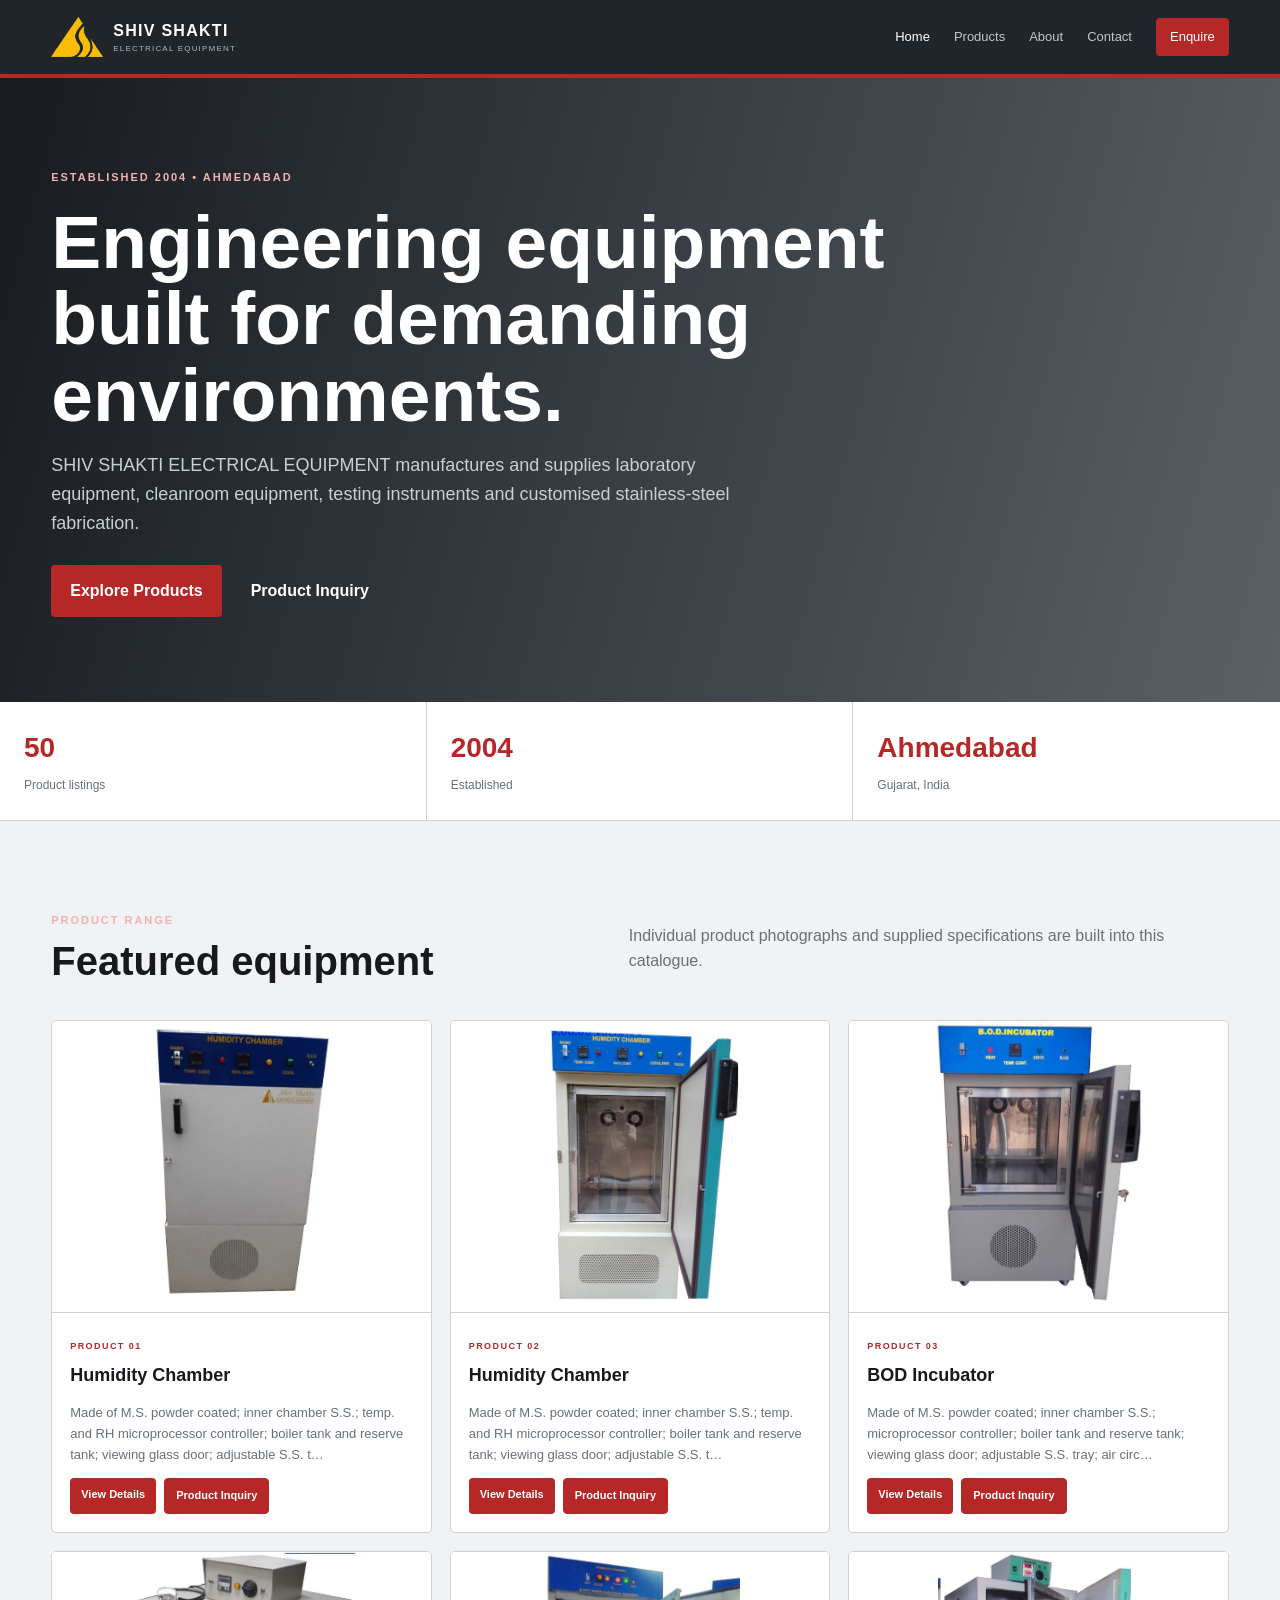
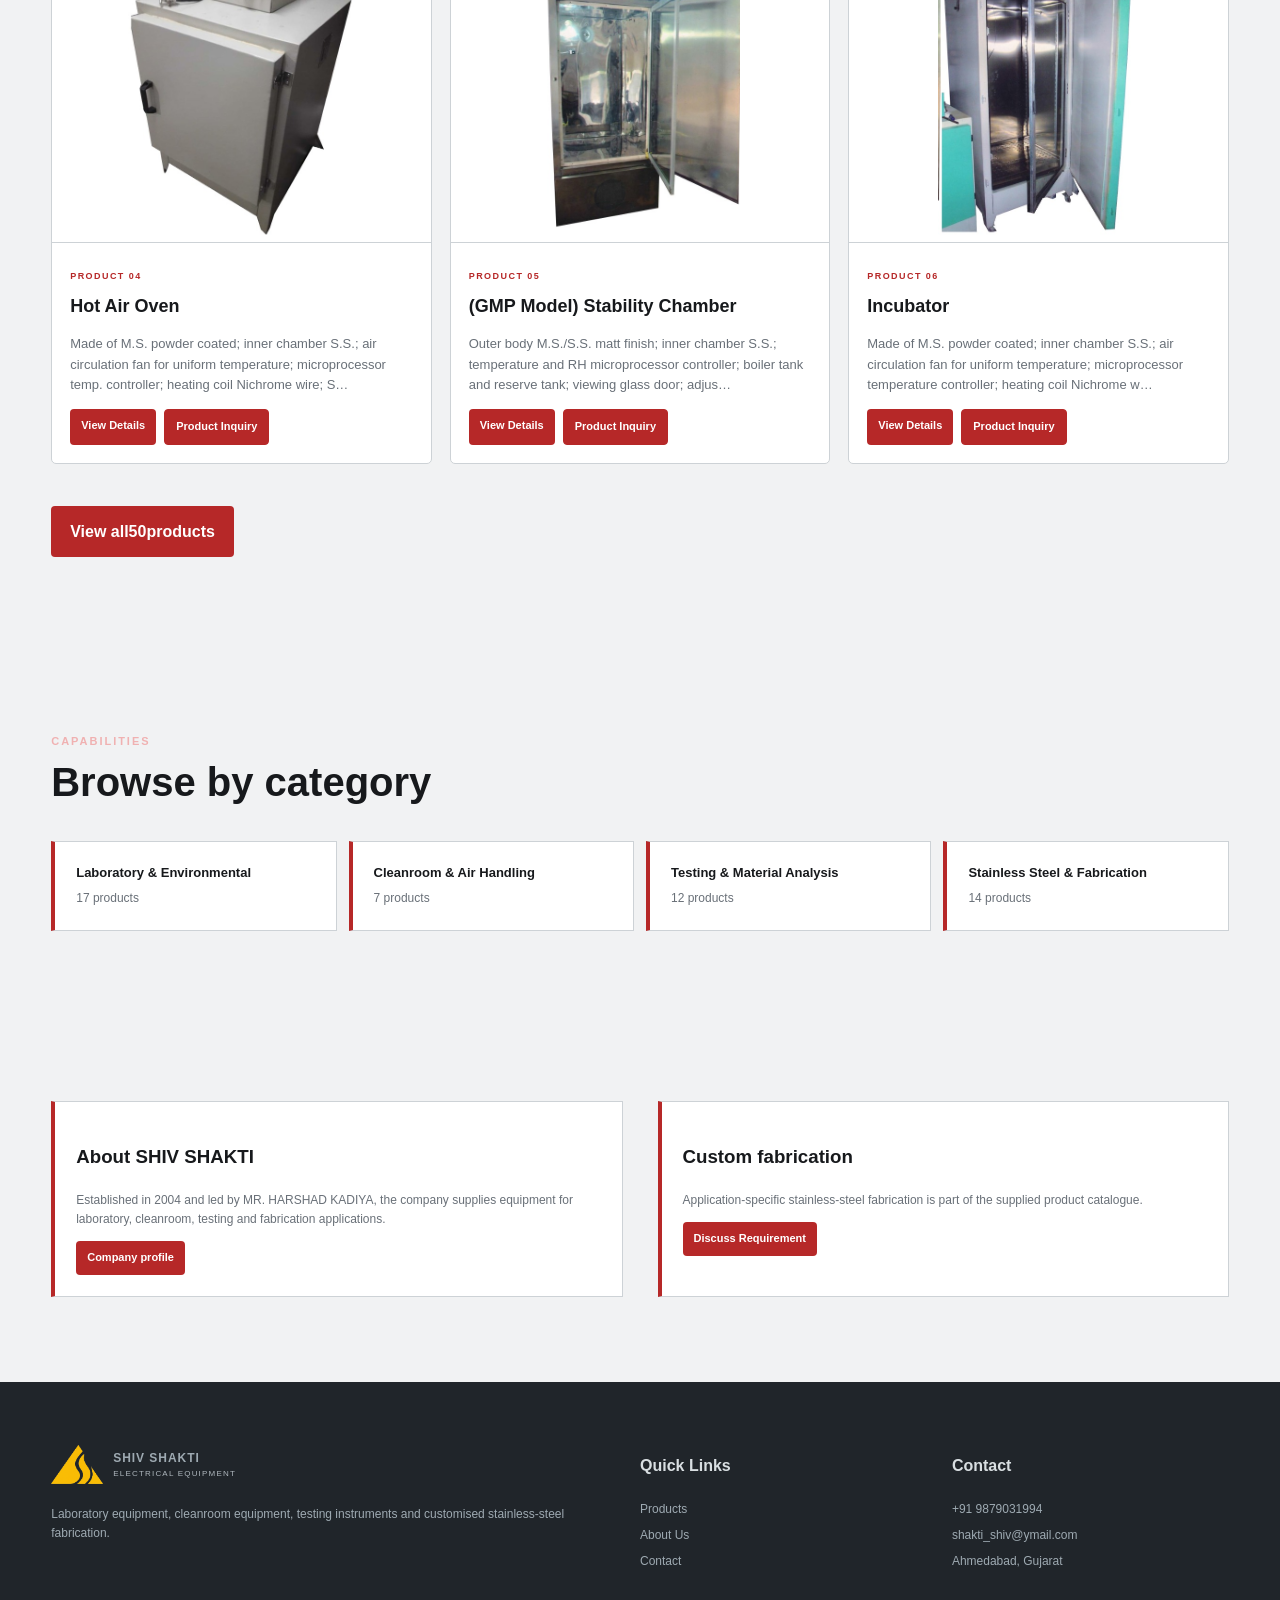
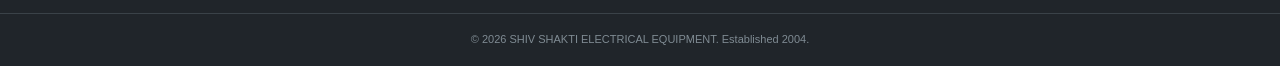
<file: index.html>
<!doctype html><html lang="en"><head><meta charset="utf-8"><meta name="viewport" content="width=device-width,initial-scale=1"><title>SHIV SHAKTI ELECTRICAL EQUIPMENT</title><meta name="description" content="Laboratory Equipment & Custom Stainless-Steel Fabrication"><link rel="stylesheet" href="styles.css"></head><body>
<header class="site-header">
  <div class="container nav-wrap">
    <a class="brand" href="index.html"><span class="brand-mark"><img src="assets/logo.png" alt="Shiv Shakti Electrical Equipment logo"></span><span><b>SHIV SHAKTI</b><small>ELECTRICAL EQUIPMENT</small></span></a>
    <button class="menu-btn" aria-label="Menu" onclick="document.body.classList.toggle('nav-open')">☰</button>
    <nav>
      <a class="active" href="index.html">Home</a>
      <a class="" href="products.html">Products</a>
      <a class="" href="about.html">About</a>
      <a class="" href="contact.html">Contact</a>
      <a class="nav-cta" href="mailto:shakti_shiv@ymail.com?subject=Product%20Inquiry">Enquire</a>
    </nav>
  </div>
</header>
<main>
<section class="hero"><div class="container hero-inner"><span class="eyebrow">Established 2004 • Ahmedabad</span><h1>Engineering equipment built for demanding environments.</h1><p>SHIV SHAKTI ELECTRICAL EQUIPMENT manufactures and supplies laboratory equipment, cleanroom equipment, testing instruments and customised stainless-steel fabrication.</p><div class="hero-actions"><a class="btn" href="products.html">Explore Products</a><a class="btn secondary" href="mailto:shakti_shiv@ymail.com?subject=Product%20Inquiry">Product Inquiry</a></div></div></section>
<section class="stats"><div class="stat"><strong>50</strong><span>Product listings</span></div><div class="stat"><strong>2004</strong><span>Established</span></div><div class="stat"><strong>Ahmedabad</strong><span>Gujarat, India</span></div></section>
<section class="section"><div class="container"><div class="section-head"><div><span class="eyebrow">Product range</span><h2>Featured equipment</h2></div><p>Individual product photographs and supplied specifications are built into this catalogue.</p></div><div class="cards"><article class="product-card">
      <div class="product-img"><img src="assets/product_01_humidity_chamber_1.jpg" alt="Humidity Chamber" loading="lazy"></div>
      <div class="product-body">
        <span class="product-no">PRODUCT 01</span>
        <h3>Humidity Chamber</h3>
        <p>Made of M.S. powder coated; inner chamber S.S.; temp. and RH microprocessor controller; boiler tank and reserve tank; viewing glass door; adjustable S.S. t…</p>
        <div class="card-actions">
          <a class="btn small" href="product.html?id=0">View Details</a>
          <a class="btn small inquiry-btn" href="mailto:shakti_shiv@ymail.com?subject=Product%20Inquiry%20-%20Humidity%20Chamber">Product Inquiry</a>
        </div>
      </div>
    </article><article class="product-card">
      <div class="product-img"><img src="assets/product_02_humidity_chamber_2.jpg" alt="Humidity Chamber" loading="lazy"></div>
      <div class="product-body">
        <span class="product-no">PRODUCT 02</span>
        <h3>Humidity Chamber</h3>
        <p>Made of M.S. powder coated; inner chamber S.S.; temp. and RH microprocessor controller; boiler tank and reserve tank; viewing glass door; adjustable S.S. t…</p>
        <div class="card-actions">
          <a class="btn small" href="product.html?id=1">View Details</a>
          <a class="btn small inquiry-btn" href="mailto:shakti_shiv@ymail.com?subject=Product%20Inquiry%20-%20Humidity%20Chamber">Product Inquiry</a>
        </div>
      </div>
    </article><article class="product-card">
      <div class="product-img"><img src="assets/product_03_bod_incubator.jpg" alt="BOD Incubator" loading="lazy"></div>
      <div class="product-body">
        <span class="product-no">PRODUCT 03</span>
        <h3>BOD Incubator</h3>
        <p>Made of M.S. powder coated; inner chamber S.S.; microprocessor controller; boiler tank and reserve tank; viewing glass door; adjustable S.S. tray; air circ…</p>
        <div class="card-actions">
          <a class="btn small" href="product.html?id=2">View Details</a>
          <a class="btn small inquiry-btn" href="mailto:shakti_shiv@ymail.com?subject=Product%20Inquiry%20-%20BOD%20Incubator">Product Inquiry</a>
        </div>
      </div>
    </article><article class="product-card">
      <div class="product-img"><img src="assets/product_04_hot_air_oven.jpg" alt="Hot Air Oven" loading="lazy"></div>
      <div class="product-body">
        <span class="product-no">PRODUCT 04</span>
        <h3>Hot Air Oven</h3>
        <p>Made of M.S. powder coated; inner chamber S.S.; air circulation fan for uniform temperature; microprocessor temp. controller; heating coil Nichrome wire; S…</p>
        <div class="card-actions">
          <a class="btn small" href="product.html?id=3">View Details</a>
          <a class="btn small inquiry-btn" href="mailto:shakti_shiv@ymail.com?subject=Product%20Inquiry%20-%20Hot%20Air%20Oven">Product Inquiry</a>
        </div>
      </div>
    </article><article class="product-card">
      <div class="product-img"><img src="assets/product_05_gmp_stability_chamber.jpg" alt="(GMP Model) Stability Chamber" loading="lazy"></div>
      <div class="product-body">
        <span class="product-no">PRODUCT 05</span>
        <h3>(GMP Model) Stability Chamber</h3>
        <p>Outer body M.S./S.S. matt finish; inner chamber S.S.; temperature and RH microprocessor controller; boiler tank and reserve tank; viewing glass door; adjus…</p>
        <div class="card-actions">
          <a class="btn small" href="product.html?id=4">View Details</a>
          <a class="btn small inquiry-btn" href="mailto:shakti_shiv@ymail.com?subject=Product%20Inquiry%20-%20%28GMP%20Model%29%20Stability%20Chamber">Product Inquiry</a>
        </div>
      </div>
    </article><article class="product-card">
      <div class="product-img"><img src="assets/product_06_incubator.jpg" alt="Incubator" loading="lazy"></div>
      <div class="product-body">
        <span class="product-no">PRODUCT 06</span>
        <h3>Incubator</h3>
        <p>Made of M.S. powder coated; inner chamber S.S.; air circulation fan for uniform temperature; microprocessor temperature controller; heating coil Nichrome w…</p>
        <div class="card-actions">
          <a class="btn small" href="product.html?id=5">View Details</a>
          <a class="btn small inquiry-btn" href="mailto:shakti_shiv@ymail.com?subject=Product%20Inquiry%20-%20Incubator">Product Inquiry</a>
        </div>
      </div>
    </article><div style="margin-top:24px"><a class="btn" href="products.html">View all <span data-product-count></span> products</a></div></div></section>
<section class="section"><div class="container"><div class="section-head"><div><span class="eyebrow">Capabilities</span><h2>Browse by category</h2></div></div><div class="category-grid"><a class="category" href="products.html?category=Laboratory%20%26%20Environmental"><b>Laboratory &amp; Environmental</b><span>17 products</span></a><a class="category" href="products.html?category=Cleanroom%20%26%20Air%20Handling"><b>Cleanroom &amp; Air Handling</b><span>7 products</span></a><a class="category" href="products.html?category=Testing%20%26%20Material%20Analysis"><b>Testing &amp; Material Analysis</b><span>12 products</span></a><a class="category" href="products.html?category=Stainless%20Steel%20%26%20Fabrication"><b>Stainless Steel &amp; Fabrication</b><span>14 products</span></a></div></div></section>
<section class="section"><div class="container two-col"><div class="info-box"><h3>About SHIV SHAKTI</h3><p>Established in 2004 and led by MR. HARSHAD KADIYA, the company supplies equipment for laboratory, cleanroom, testing and fabrication applications.</p><a class="btn small" href="about.html">Company profile</a></div><div class="info-box"><h3>Custom fabrication</h3><p>Application-specific stainless-steel fabrication is part of the supplied product catalogue.</p><a class="btn small" href="mailto:shakti_shiv@ymail.com?subject=Custom%20Fabrication%20Inquiry">Discuss Requirement</a></div></div></section>
</main>
<footer>
  <div class="container footer-grid">
    <div><div class="brand footer-brand"><span class="brand-mark"><img src="assets/logo.png" alt="Shiv Shakti Electrical Equipment logo"></span><span><b>SHIV SHAKTI</b><small>ELECTRICAL EQUIPMENT</small></span></div>
    <p>Laboratory equipment, cleanroom equipment, testing instruments and customised stainless-steel fabrication.</p></div>
    <div><h4>Quick Links</h4><a href="products.html">Products</a><a href="about.html">About Us</a><a href="contact.html">Contact</a></div>
    <div><h4>Contact</h4><a href="tel:+919879031994">+91 9879031994</a><a href="mailto:shakti_shiv@ymail.com">shakti_shiv@ymail.com</a><span>Ahmedabad, Gujarat</span></div>
  </div>
  <div class="copyright">© <span data-year></span> SHIV SHAKTI ELECTRICAL EQUIPMENT. Established 2004.</div>
</footer>
<script src="script.js"></script></body></html>
</file>
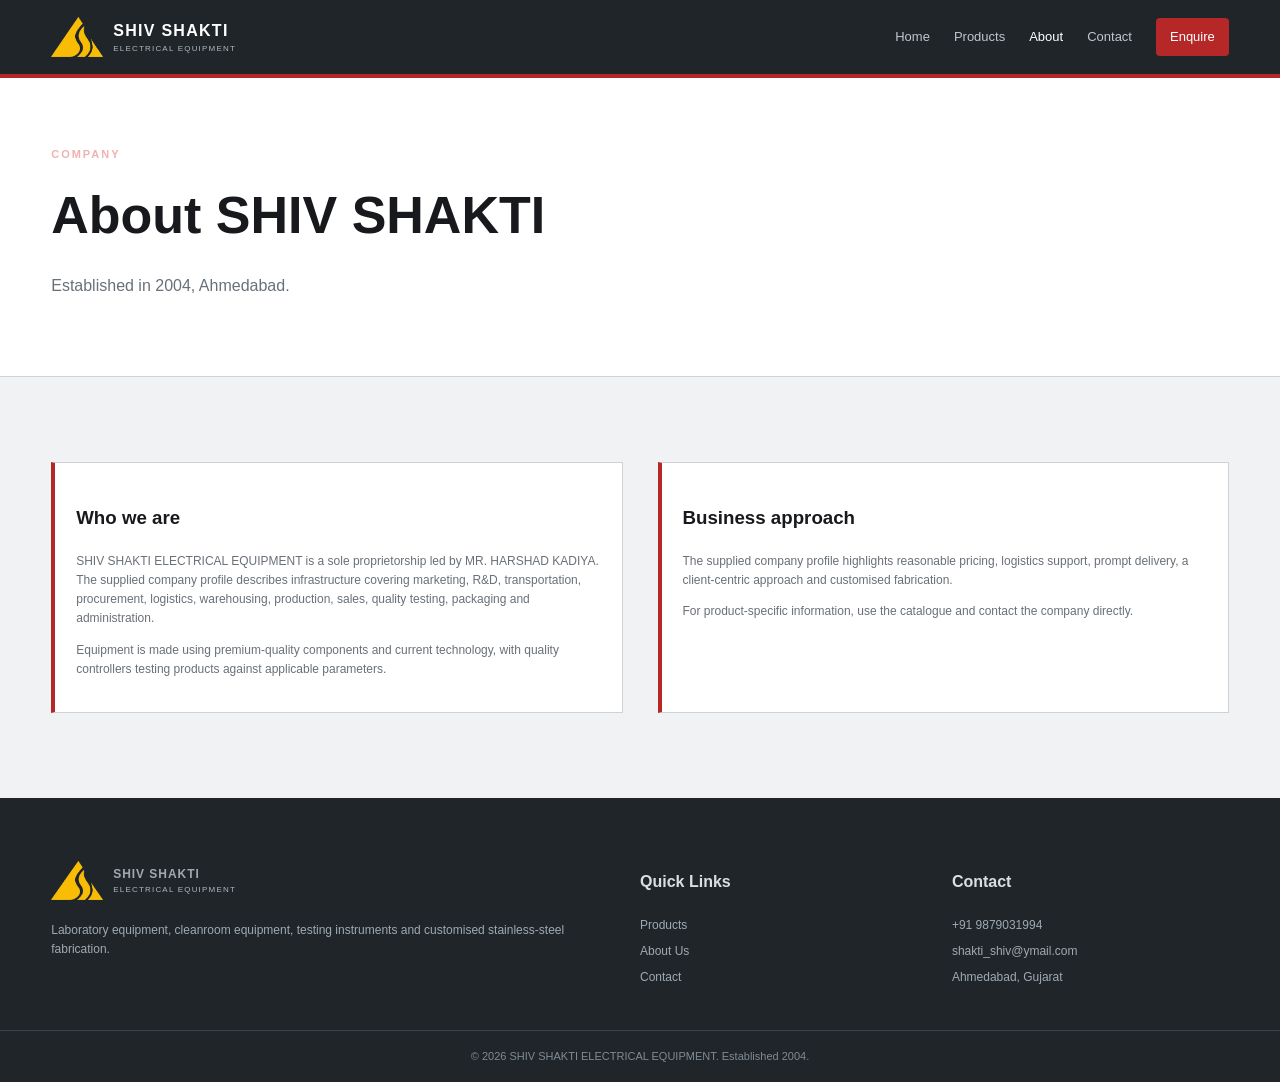
<file: about.html>
<!doctype html><html lang="en"><head><meta charset="utf-8"><meta name="viewport" content="width=device-width,initial-scale=1"><title>About | SHIV SHAKTI ELECTRICAL EQUIPMENT</title><link rel="stylesheet" href="styles.css"></head><body>
<header class="site-header">
  <div class="container nav-wrap">
    <a class="brand" href="index.html"><span class="brand-mark"><img src="assets/logo.png" alt="Shiv Shakti Electrical Equipment logo"></span><span><b>SHIV SHAKTI</b><small>ELECTRICAL EQUIPMENT</small></span></a>
    <button class="menu-btn" aria-label="Menu" onclick="document.body.classList.toggle('nav-open')">☰</button>
    <nav>
      <a class="" href="index.html">Home</a>
      <a class="" href="products.html">Products</a>
      <a class="active" href="about.html">About</a>
      <a class="" href="contact.html">Contact</a>
      <a class="nav-cta" href="mailto:shakti_shiv@ymail.com?subject=Product%20Inquiry">Enquire</a>
    </nav>
  </div>
</header>
<header class="page-hero"><div class="container"><span class="eyebrow">Company</span><h1>About SHIV SHAKTI</h1><p>Established in 2004, Ahmedabad.</p></div></header><main class="section"><div class="container two-col"><div class="info-box"><h3>Who we are</h3><p>SHIV SHAKTI ELECTRICAL EQUIPMENT is a sole proprietorship led by MR. HARSHAD KADIYA. The supplied company profile describes infrastructure covering marketing, R&D, transportation, procurement, logistics, warehousing, production, sales, quality testing, packaging and administration.</p><p>Equipment is made using premium-quality components and current technology, with quality controllers testing products against applicable parameters.</p></div><div class="info-box"><h3>Business approach</h3><p>The supplied company profile highlights reasonable pricing, logistics support, prompt delivery, a client-centric approach and customised fabrication.</p><p>For product-specific information, use the catalogue and contact the company directly.</p></div></div></main>
<footer>
  <div class="container footer-grid">
    <div><div class="brand footer-brand"><span class="brand-mark"><img src="assets/logo.png" alt="Shiv Shakti Electrical Equipment logo"></span><span><b>SHIV SHAKTI</b><small>ELECTRICAL EQUIPMENT</small></span></div>
    <p>Laboratory equipment, cleanroom equipment, testing instruments and customised stainless-steel fabrication.</p></div>
    <div><h4>Quick Links</h4><a href="products.html">Products</a><a href="about.html">About Us</a><a href="contact.html">Contact</a></div>
    <div><h4>Contact</h4><a href="tel:+919879031994">+91 9879031994</a><a href="mailto:shakti_shiv@ymail.com">shakti_shiv@ymail.com</a><span>Ahmedabad, Gujarat</span></div>
  </div>
  <div class="copyright">© <span data-year></span> SHIV SHAKTI ELECTRICAL EQUIPMENT. Established 2004.</div>
</footer>
<script src="script.js"></script></body></html>
</file>
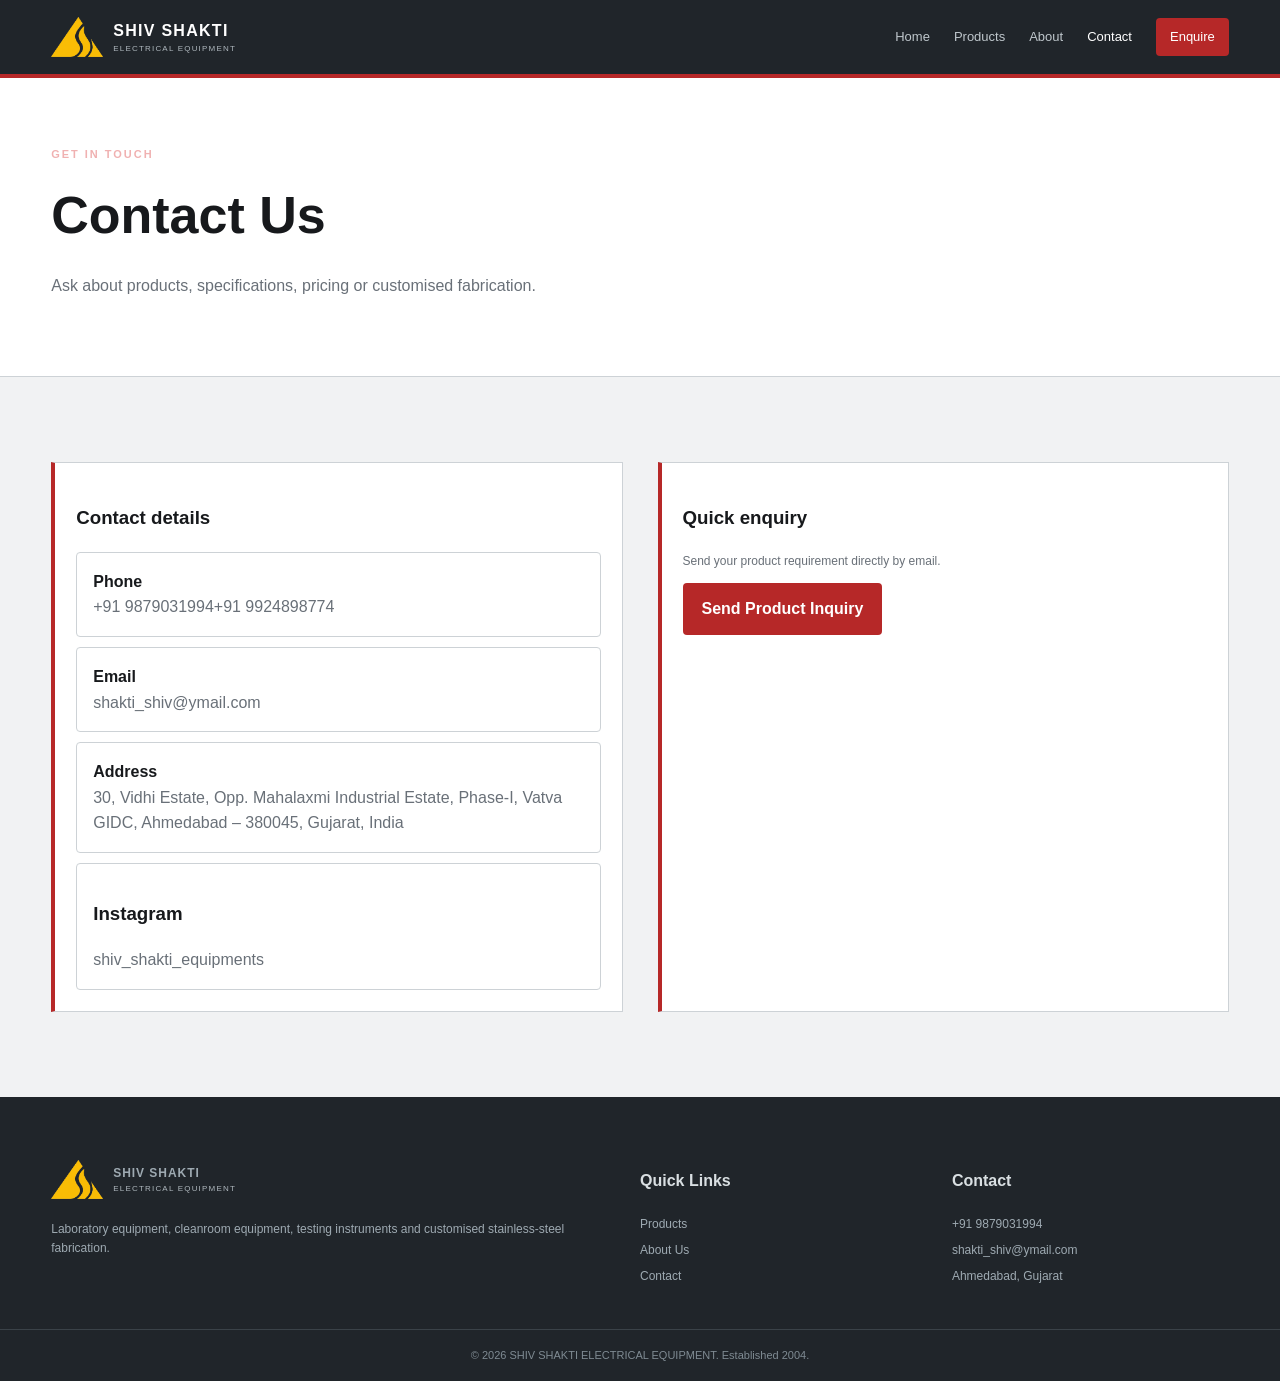
<file: contact.html>
<!doctype html><html lang="en"><head><meta charset="utf-8"><meta name="viewport" content="width=device-width,initial-scale=1"><title>Contact | SHIV SHAKTI ELECTRICAL EQUIPMENT</title><link rel="stylesheet" href="styles.css"></head><body>
<header class="site-header">
  <div class="container nav-wrap">
    <a class="brand" href="index.html"><span class="brand-mark"><img src="assets/logo.png" alt="Shiv Shakti Electrical Equipment logo"></span><span><b>SHIV SHAKTI</b><small>ELECTRICAL EQUIPMENT</small></span></a>
    <button class="menu-btn" aria-label="Menu" onclick="document.body.classList.toggle('nav-open')">☰</button>
    <nav>
      <a class="" href="index.html">Home</a>
      <a class="" href="products.html">Products</a>
      <a class="" href="about.html">About</a>
      <a class="active" href="contact.html">Contact</a>
      <a class="nav-cta" href="mailto:shakti_shiv@ymail.com?subject=Product%20Inquiry">Enquire</a>
    </nav>
  </div>
</header>
<header class="page-hero"><div class="container"><span class="eyebrow">Get in touch</span><h1>Contact Us</h1><p>Ask about products, specifications, pricing or customised fabrication.</p></div></header><main class="section"><div class="container two-col"><div class="info-box"><h3>Contact details</h3><div class="contact-list"><div class="contact-item"><b>Phone</b><a href="tel:+919879031994">+91 9879031994</a><a href="tel:+919924898774">+91 9924898774</a></div><div class="contact-item"><b>Email</b><a href="mailto:shakti_shiv@ymail.com">shakti_shiv@ymail.com</a></div><div class="contact-item"><b>Address</b><span>30, Vidhi Estate, Opp. Mahalaxmi Industrial Estate, Phase-I, Vatva GIDC, Ahmedabad – 380045, Gujarat, India</span></div><div class="contact-item"><div><h3>Instagram</h3><a href="https://www.instagram.com/shiv_shakti_equipments/" target="_blank">shiv_shakti_equipments</a></div></span></div></div></div><div class="info-box"><h3>Quick enquiry</h3><p>Send your product requirement directly by email.</p><a class="btn" href="mailto:shakti_shiv@ymail.com?subject=Product%20Inquiry">Send Product Inquiry</a></div></div></main>
<footer>
  <div class="container footer-grid">
    <div><div class="brand footer-brand"><span class="brand-mark"><img src="assets/logo.png" alt="Shiv Shakti Electrical Equipment logo"></span><span><b>SHIV SHAKTI</b><small>ELECTRICAL EQUIPMENT</small></span></div>
    <p>Laboratory equipment, cleanroom equipment, testing instruments and customised stainless-steel fabrication.</p></div>
    <div><h4>Quick Links</h4><a href="products.html">Products</a><a href="about.html">About Us</a><a href="contact.html">Contact</a></div>
    <div><h4>Contact</h4><a href="tel:+919879031994">+91 9879031994</a><a href="mailto:shakti_shiv@ymail.com">shakti_shiv@ymail.com</a><span>Ahmedabad, Gujarat</span></div>
  </div>
  <div class="copyright">© <span data-year></span> SHIV SHAKTI ELECTRICAL EQUIPMENT. Established 2004.</div>
</footer>
<script src="script.js"></script></body></html>
</file>
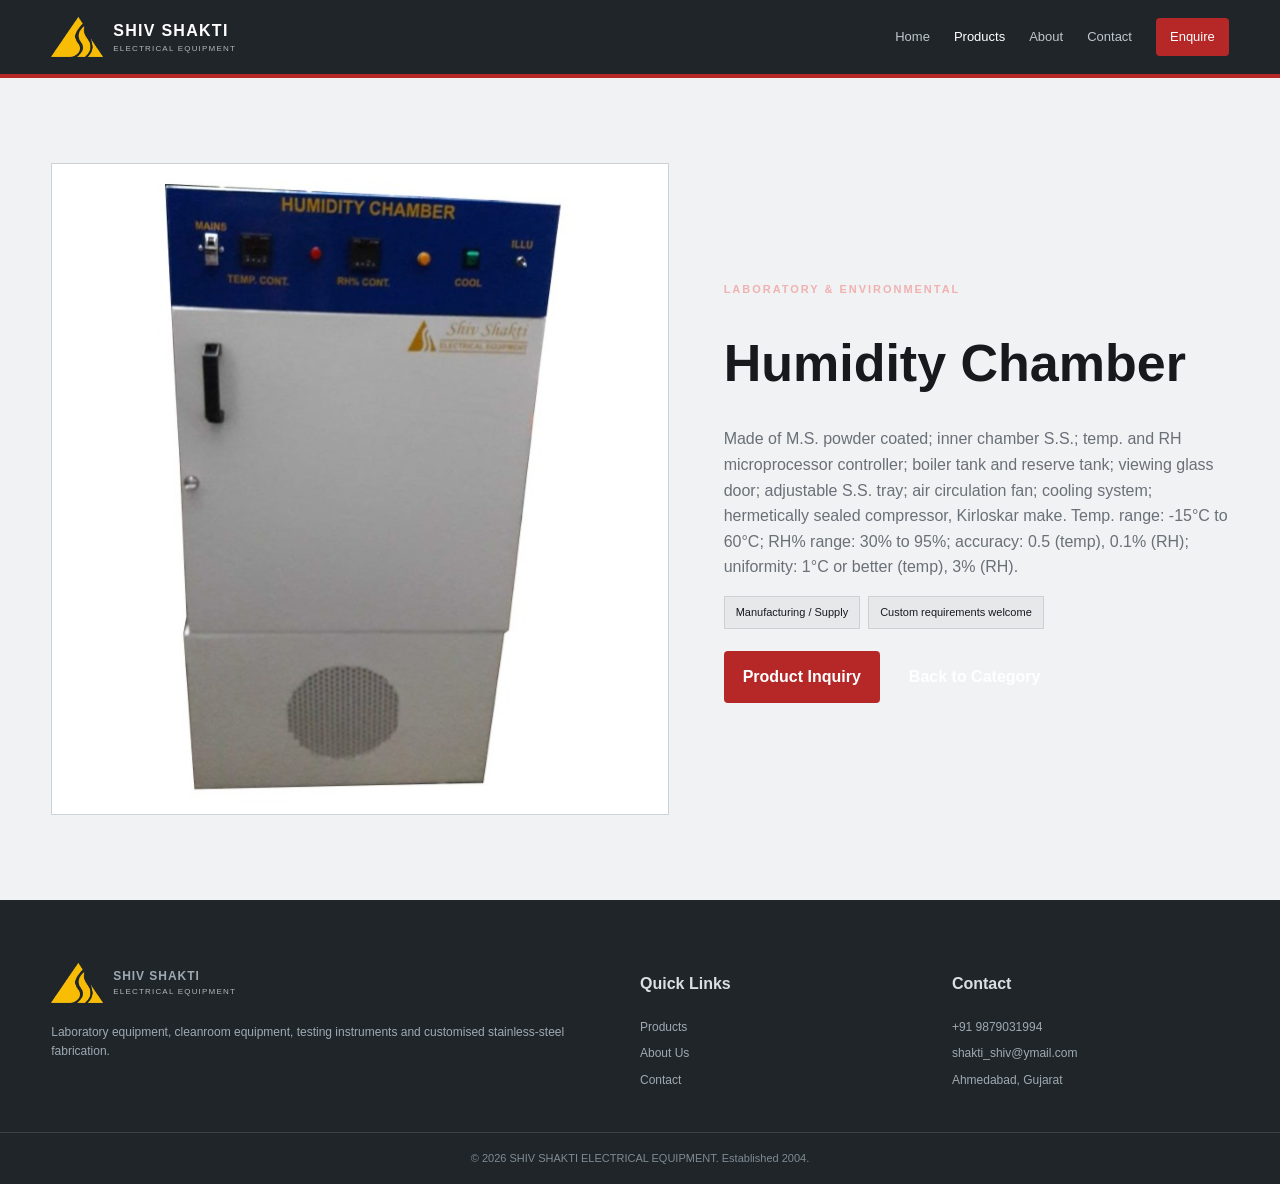
<file: product.html>
<!doctype html><html lang="en"><head><meta charset="utf-8"><meta name="viewport" content="width=device-width,initial-scale=1"><title>Product Details | SHIV SHAKTI ELECTRICAL EQUIPMENT</title><link rel="stylesheet" href="styles.css"></head><body>
<header class="site-header">
  <div class="container nav-wrap">
    <a class="brand" href="index.html"><span class="brand-mark"><img src="assets/logo.png" alt="Shiv Shakti Electrical Equipment logo"></span><span><b>SHIV SHAKTI</b><small>ELECTRICAL EQUIPMENT</small></span></a>
    <button class="menu-btn" aria-label="Menu" onclick="document.body.classList.toggle('nav-open')">☰</button>
    <nav>
      <a class="" href="index.html">Home</a>
      <a class="active" href="products.html">Products</a>
      <a class="" href="about.html">About</a>
      <a class="" href="contact.html">Contact</a>
      <a class="nav-cta" href="mailto:shakti_shiv@ymail.com?subject=Product%20Inquiry">Enquire</a>
    </nav>
  </div>
</header>
<main class="container"><div id="product-detail" class="detail"></div></main>
<footer>
  <div class="container footer-grid">
    <div><div class="brand footer-brand"><span class="brand-mark"><img src="assets/logo.png" alt="Shiv Shakti Electrical Equipment logo"></span><span><b>SHIV SHAKTI</b><small>ELECTRICAL EQUIPMENT</small></span></div>
    <p>Laboratory equipment, cleanroom equipment, testing instruments and customised stainless-steel fabrication.</p></div>
    <div><h4>Quick Links</h4><a href="products.html">Products</a><a href="about.html">About Us</a><a href="contact.html">Contact</a></div>
    <div><h4>Contact</h4><a href="tel:+919879031994">+91 9879031994</a><a href="mailto:shakti_shiv@ymail.com">shakti_shiv@ymail.com</a><span>Ahmedabad, Gujarat</span></div>
  </div>
  <div class="copyright">© <span data-year></span> SHIV SHAKTI ELECTRICAL EQUIPMENT. Established 2004.</div>
</footer>
<script src="script.js"></script></body></html>
</file>
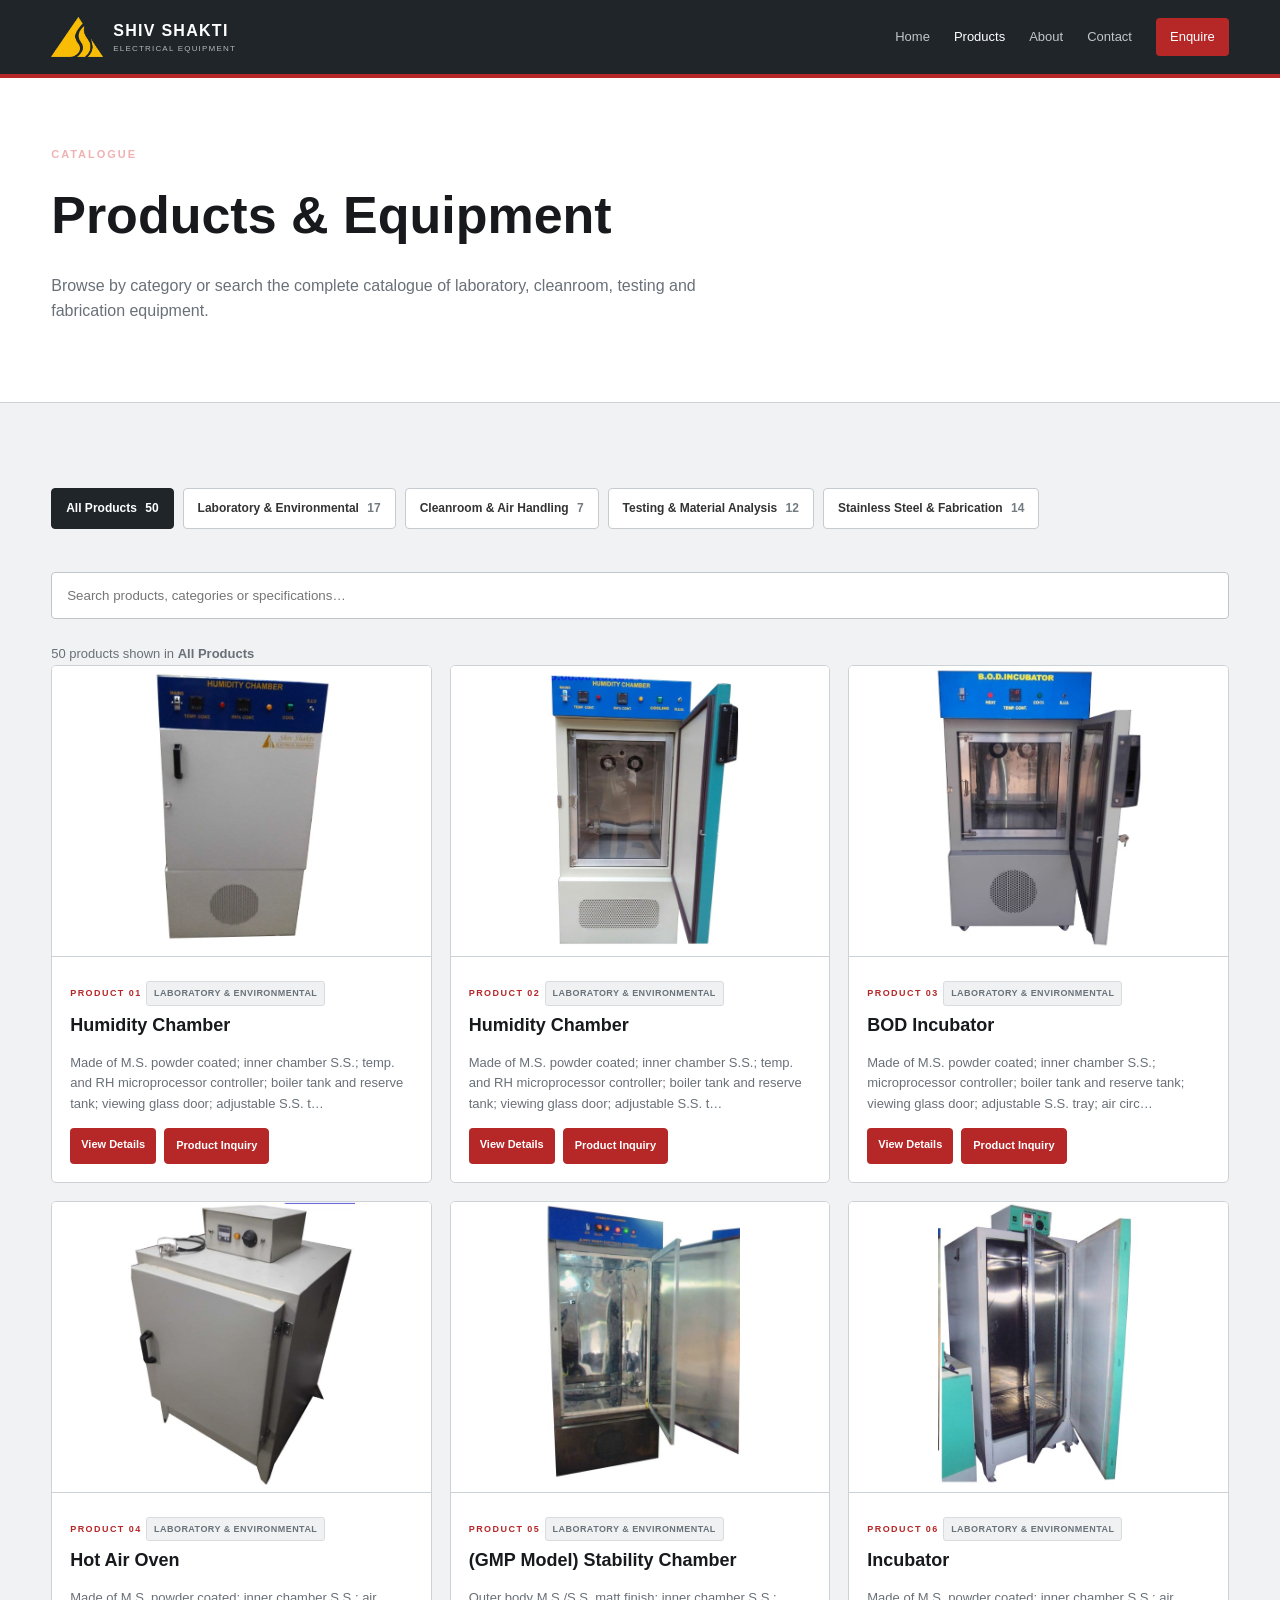
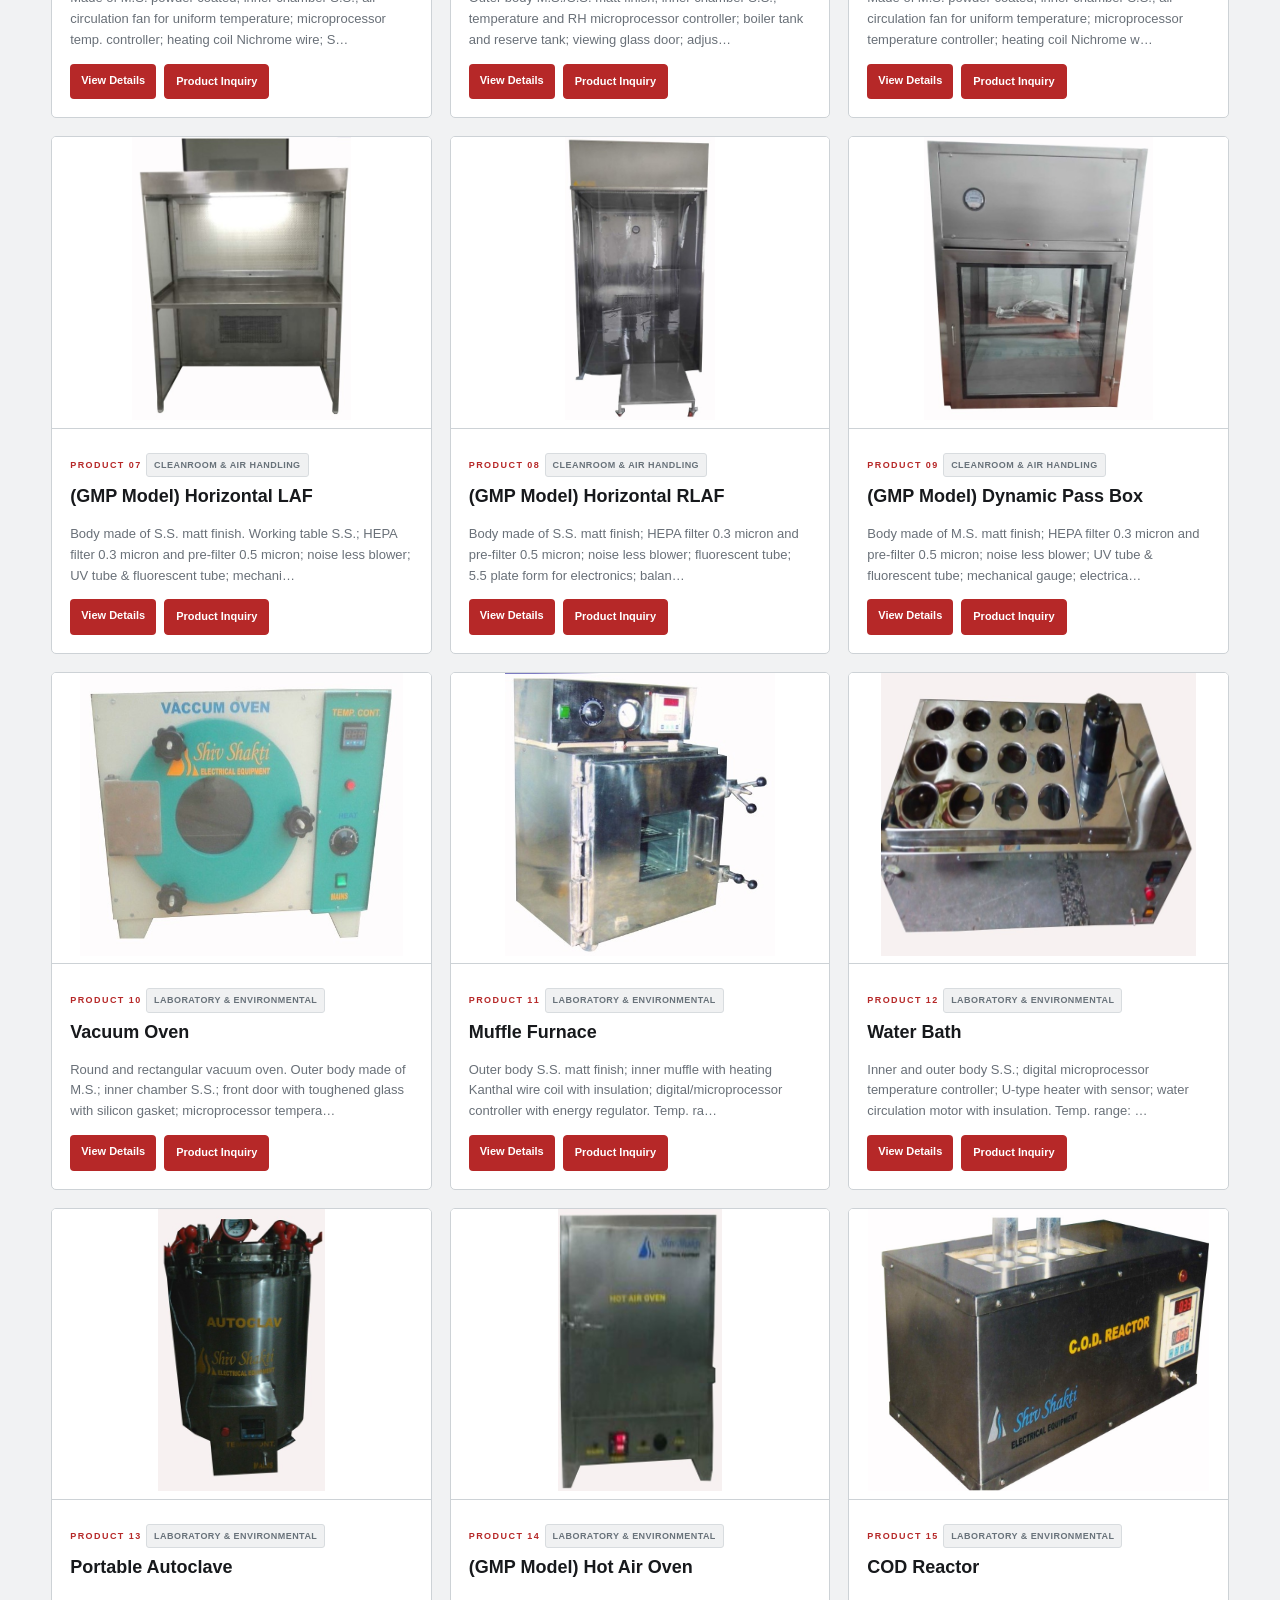
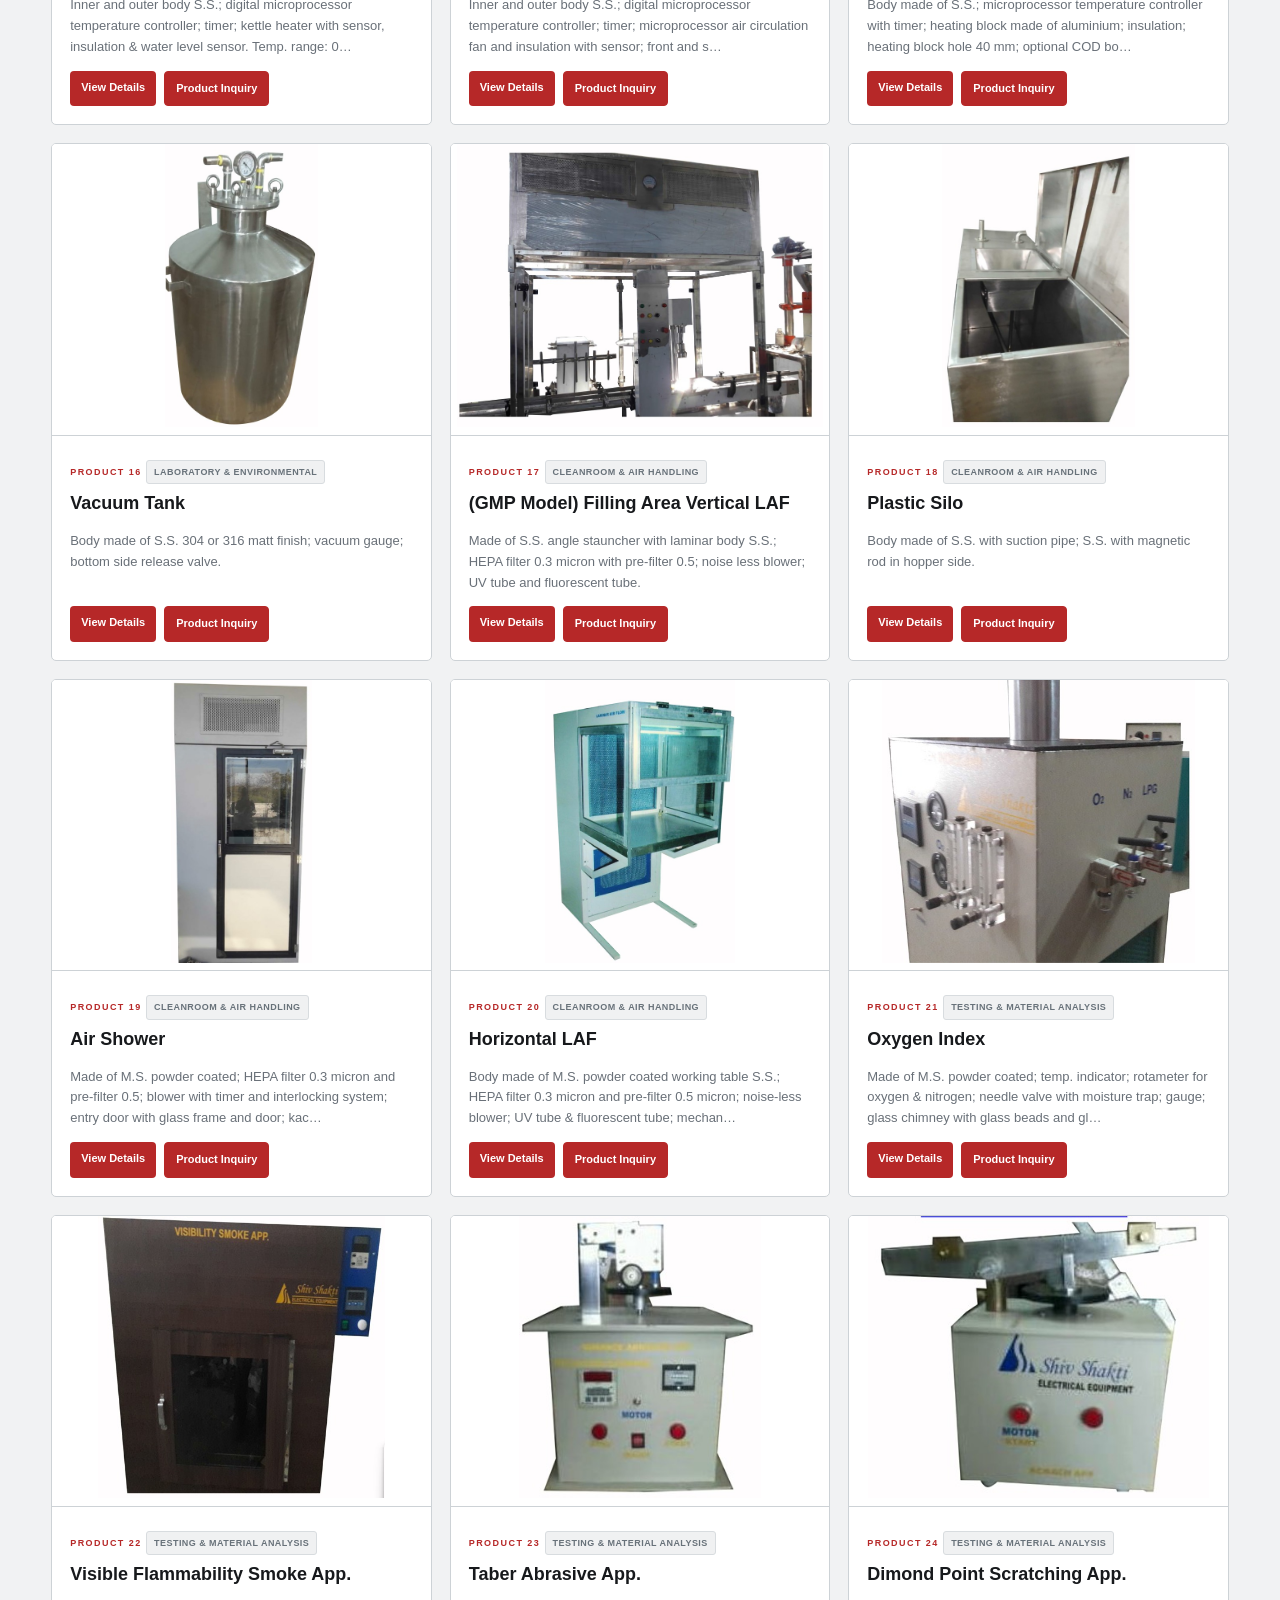
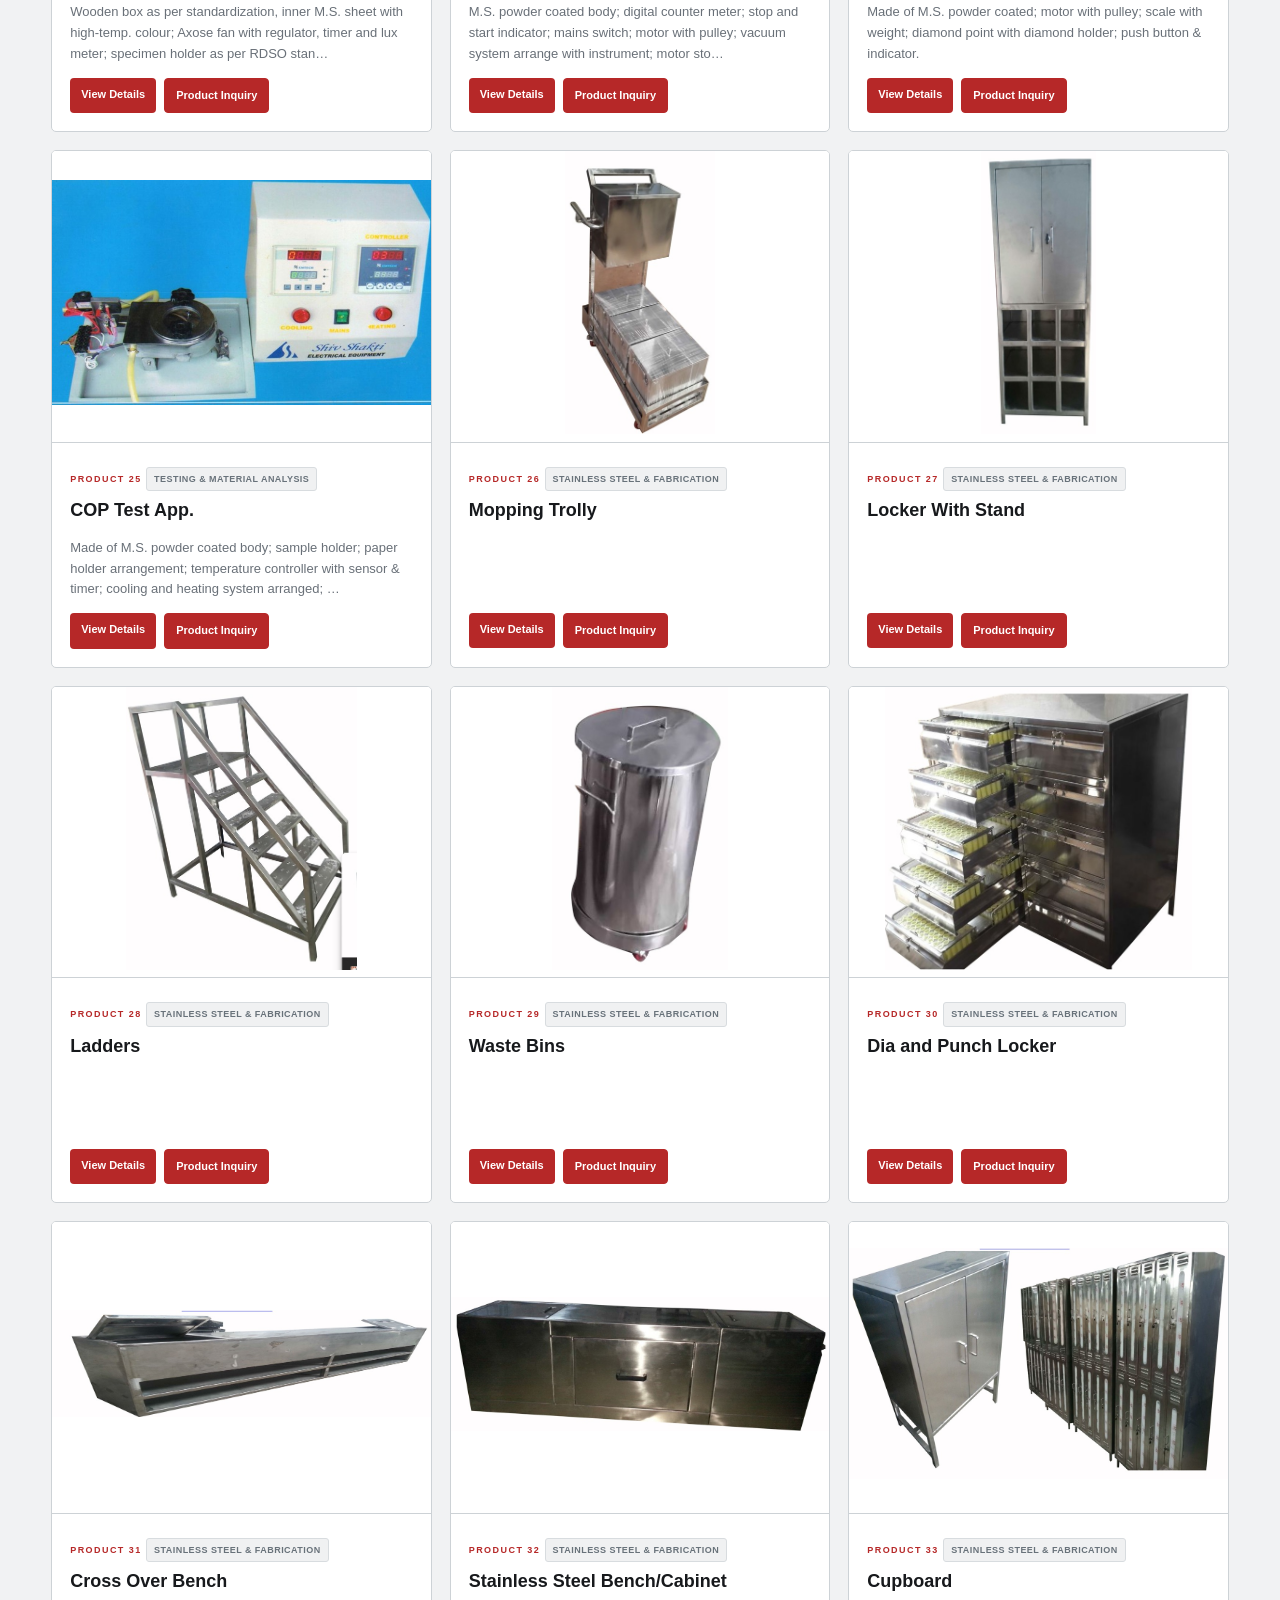
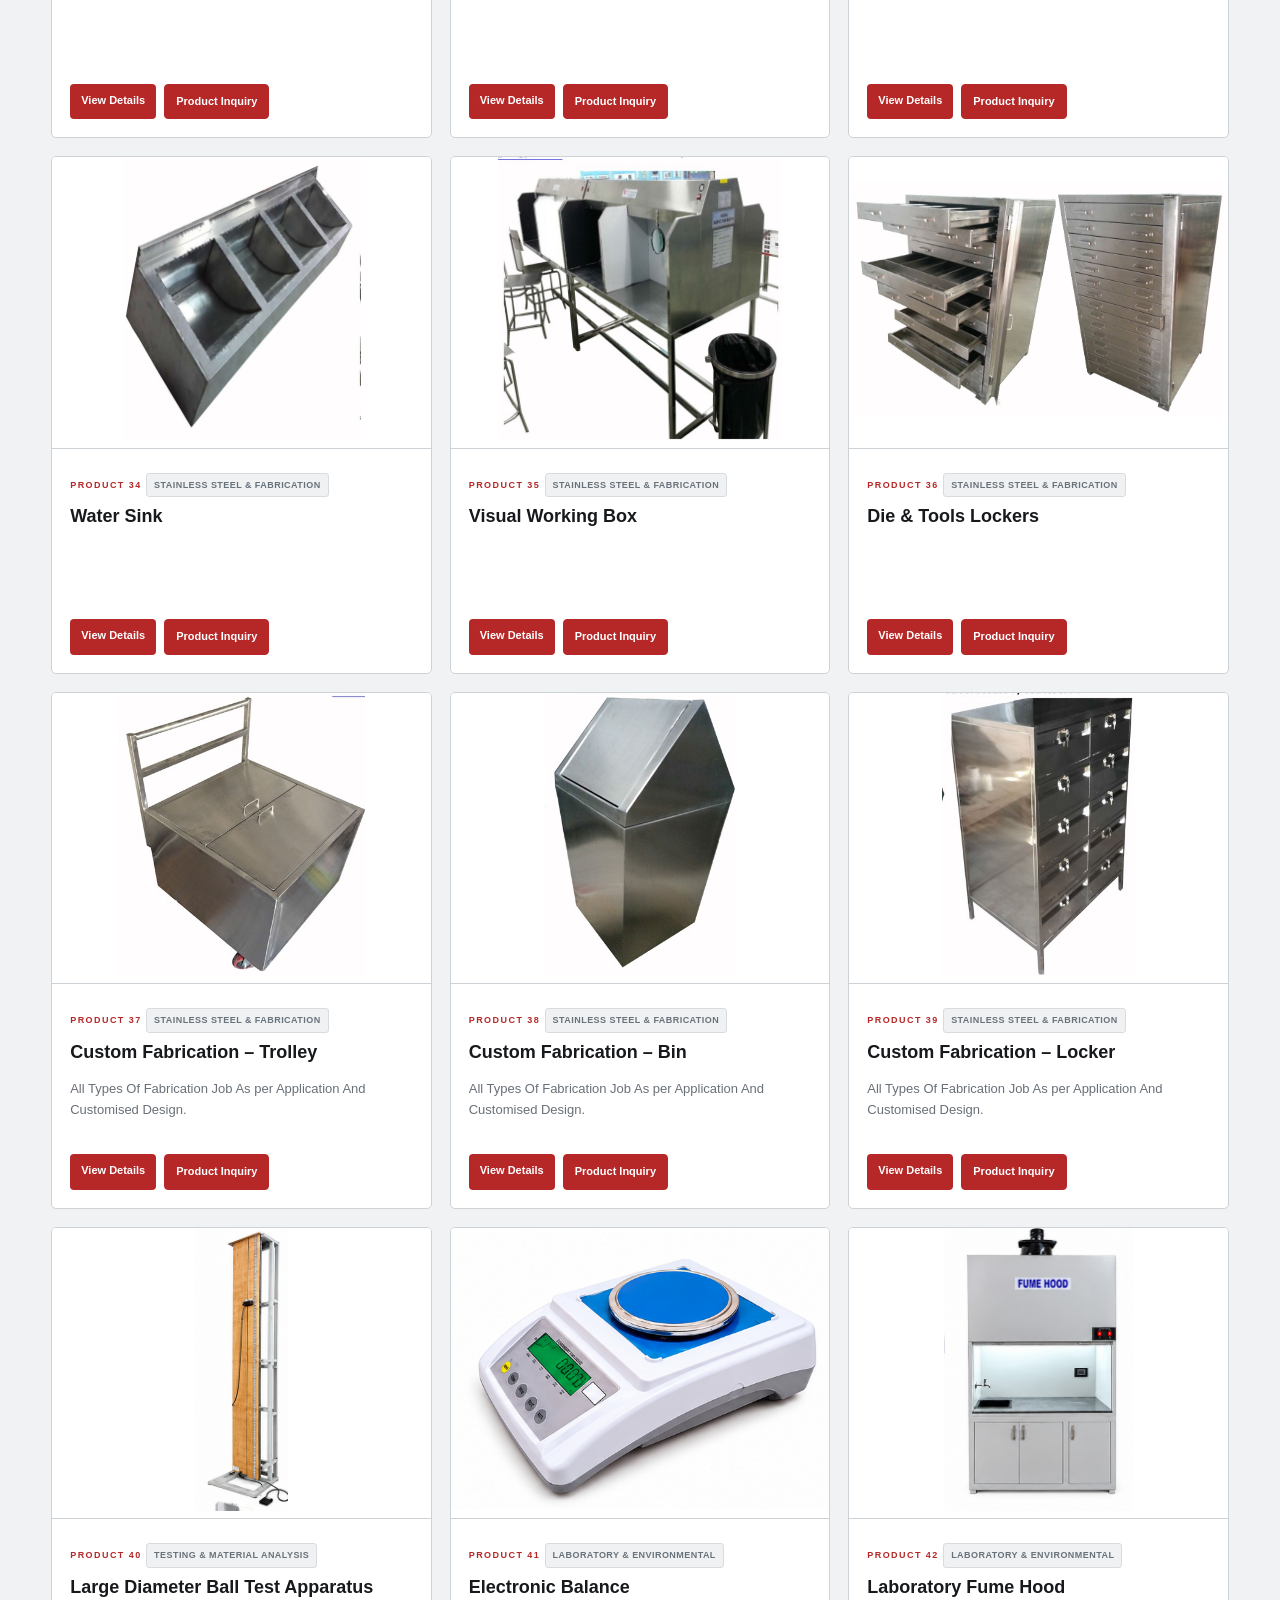
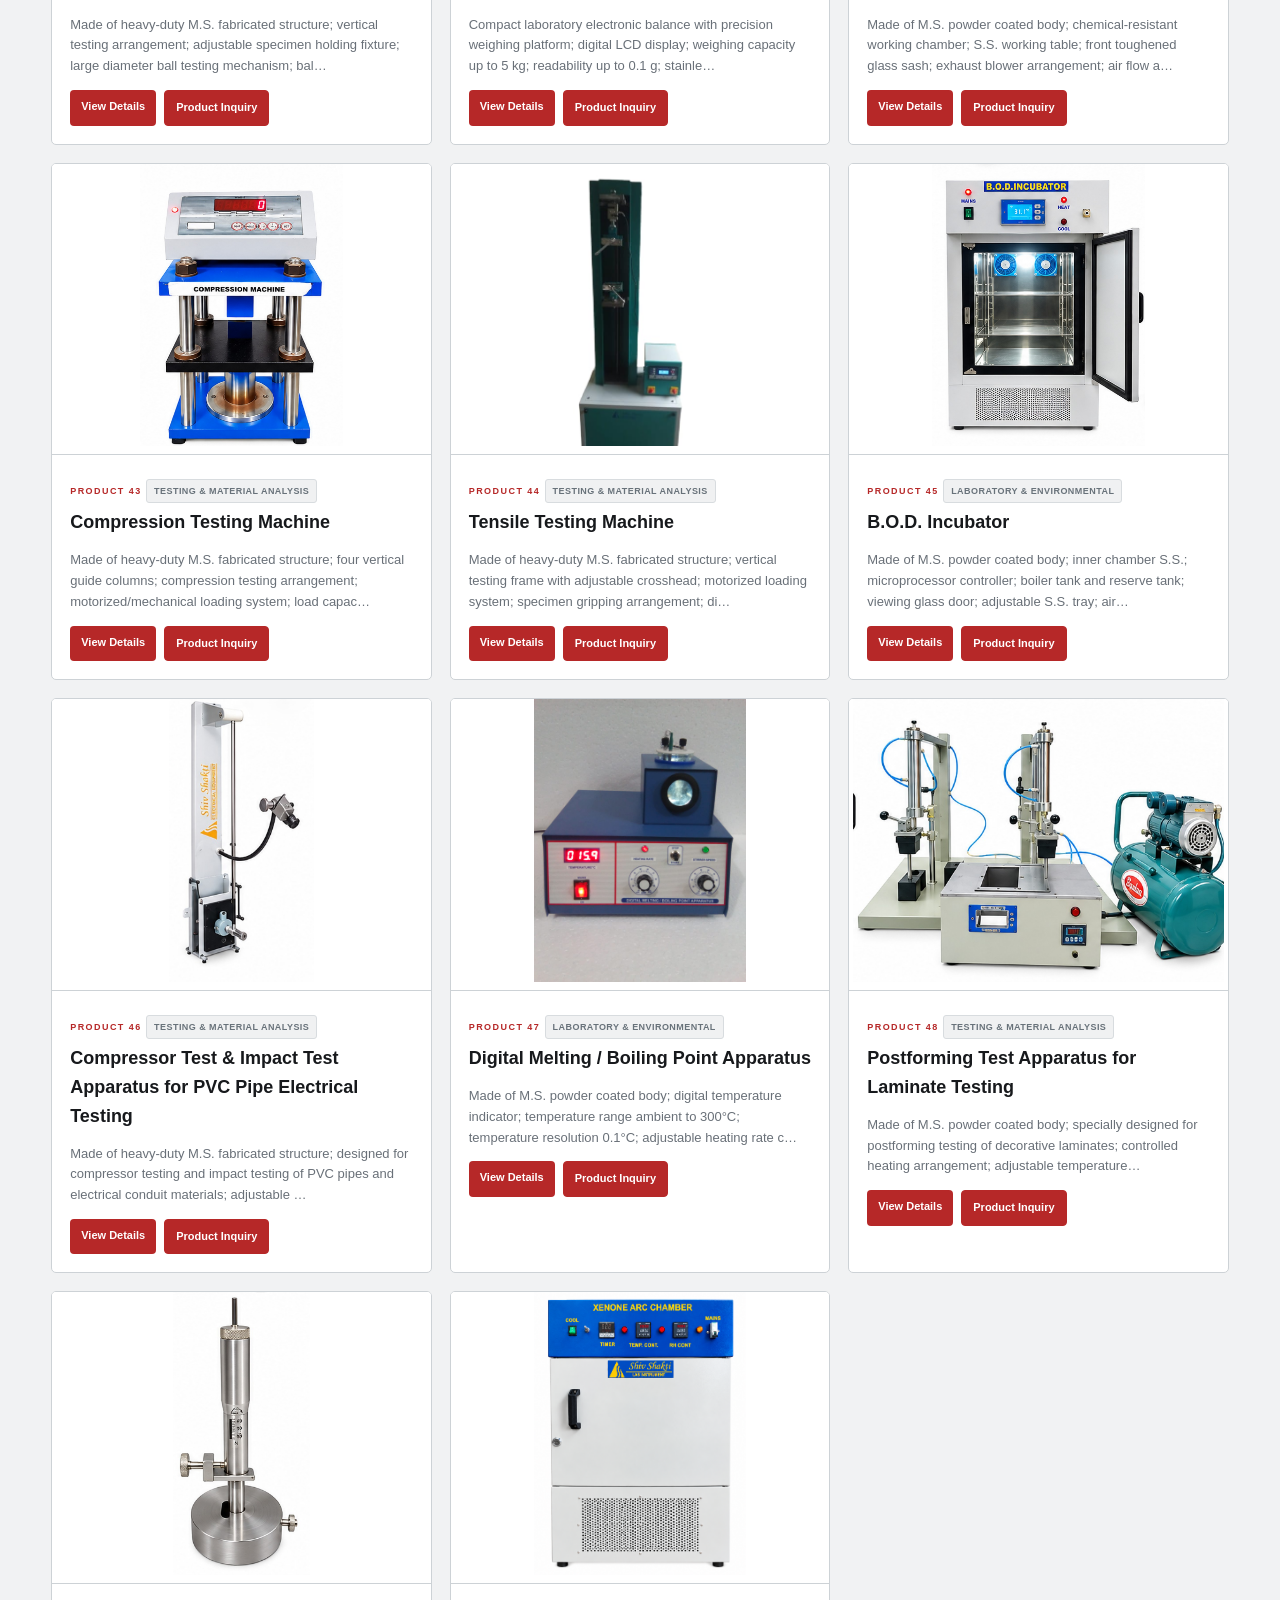
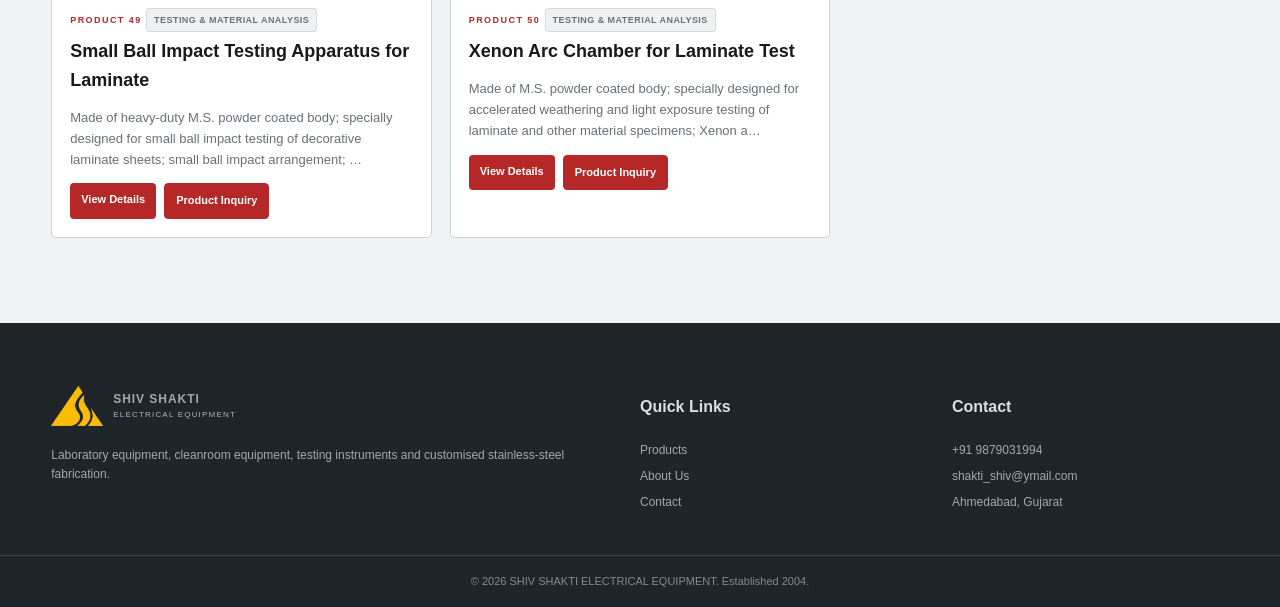
<file: products.html>
<!doctype html><html lang="en"><head><meta charset="utf-8"><meta name="viewport" content="width=device-width,initial-scale=1"><title>Products | SHIV SHAKTI ELECTRICAL EQUIPMENT</title><link rel="stylesheet" href="styles.css"></head><body>
<header class="site-header">
  <div class="container nav-wrap">
    <a class="brand" href="index.html"><span class="brand-mark"><img src="assets/logo.png" alt="Shiv Shakti Electrical Equipment logo"></span><span><b>SHIV SHAKTI</b><small>ELECTRICAL EQUIPMENT</small></span></a>
    <button class="menu-btn" aria-label="Menu" onclick="document.body.classList.toggle('nav-open')">☰</button>
    <nav>
      <a class="" href="index.html">Home</a>
      <a class="active" href="products.html">Products</a>
      <a class="" href="about.html">About</a>
      <a class="" href="contact.html">Contact</a>
      <a class="nav-cta" href="mailto:shakti_shiv@ymail.com?subject=Product%20Inquiry">Enquire</a>
    </nav>
  </div>
</header>
<header class="page-hero"><div class="container"><span class="eyebrow">Catalogue</span><h1>Products & Equipment</h1><p>Browse by category or search the complete catalogue of laboratory, cleanroom, testing and fabrication equipment.</p></div></header>
<main class="section"><div class="container">
  <div class="category-filter" aria-label="Product categories">
    <button class="filter-btn active" data-category="All Products" onclick="setCategory('All Products')">All Products <span>50</span></button>
    <button class="filter-btn" data-category="Laboratory & Environmental" onclick="setCategory('Laboratory & Environmental')">Laboratory &amp; Environmental <span>17</span></button>
    <button class="filter-btn" data-category="Cleanroom & Air Handling" onclick="setCategory('Cleanroom & Air Handling')">Cleanroom &amp; Air Handling <span>7</span></button>
    <button class="filter-btn" data-category="Testing & Material Analysis" onclick="setCategory('Testing & Material Analysis')">Testing &amp; Material Analysis <span>12</span></button>
    <button class="filter-btn" data-category="Stainless Steel & Fabrication" onclick="setCategory('Stainless Steel & Fabrication')">Stainless Steel &amp; Fabrication <span>14</span></button>
  </div>
  <input class="search" data-search placeholder="Search products, categories or specifications…">
  <div class="results"><span data-results-count>50</span> products shown in <strong data-active-category>All Products</strong></div>
  <div id="all-products" class="cards"></div>
</div></main>
<footer>
  <div class="container footer-grid">
    <div><div class="brand footer-brand"><span class="brand-mark"><img src="assets/logo.png" alt="Shiv Shakti Electrical Equipment logo"></span><span><b>SHIV SHAKTI</b><small>ELECTRICAL EQUIPMENT</small></span></div>
    <p>Laboratory equipment, cleanroom equipment, testing instruments and customised stainless-steel fabrication.</p></div>
    <div><h4>Quick Links</h4><a href="products.html">Products</a><a href="about.html">About Us</a><a href="contact.html">Contact</a></div>
    <div><h4>Contact</h4><a href="tel:+919879031994">+91 9879031994</a><a href="mailto:shakti_shiv@ymail.com">shakti_shiv@ymail.com</a><span>Ahmedabad, Gujarat</span></div>
  </div>
  <div class="copyright">© <span data-year></span> SHIV SHAKTI ELECTRICAL EQUIPMENT. Established 2004.</div>
</footer>
<script src="script.js"></script><script>setupSearch("all-products");</script></body></html>
</file>
<file: styles.css>
:root{--bg:#f1f2f3;--ink:#17191c;--muted:#697078;--red:#b62828;--line:#cdd2d6}*{box-sizing:border-box}body{margin:0;background:var(--bg);color:var(--ink);font-family:Arial,Helvetica,sans-serif;line-height:1.6}a{color:inherit;text-decoration:none}.container{width:min(1180px,92%);margin:auto}.site-header{background:#20252a;color:#fff;position:sticky;top:0;z-index:20;border-bottom:4px solid var(--red)}.nav-wrap{height:74px;display:flex;align-items:center;justify-content:space-between}.brand{display:flex;align-items:center;gap:10px}.brand-mark{width:52px;height:52px;overflow:hidden;background:linear-gradient(145deg,#f7f7f7,#9ea4a8);color:#20252a;border-radius:4px;display:grid;place-items:center;font-weight:900}.brand b{display:block;letter-spacing:.08em}.brand small{display:block;font-size:8px;color:#aeb7bd;letter-spacing:.15em}nav{display:flex;align-items:center;gap:24px}nav a{font-size:13px;color:#bfc7cc}nav a.active,nav a:hover{color:#fff}.nav-cta{background:var(--red);color:#fff!important;padding:9px 14px;border-radius:4px}.menu-btn{display:none;background:none;color:#fff;border:0;font-size:25px}.hero{min-height:620px;background:linear-gradient(105deg,#171b1f,#596167);color:#fff;display:flex;align-items:center}.hero-inner{padding:85px 0}.eyebrow{color:#f0b1b1;text-transform:uppercase;letter-spacing:.18em;font-size:11px;font-weight:900}.hero h1{font-size:clamp(44px,6vw,75px);line-height:1.02;max-width:900px;margin:15px 0}.hero p{color:#c8ced2;max-width:700px;font-size:18px}.hero-actions{display:flex;gap:10px;flex-wrap:wrap;margin-top:28px}.btn{display:inline-flex;justify-content:center;padding:13px 19px;border-radius:4px;background:var(--red);color:#fff;font-weight:800}.btn.secondary{background:transparent;border-color:#69747b}.stats{background:#fff;display:grid;grid-template-columns:repeat(3,1fr);border-bottom:1px solid var(--line)}.stat{padding:24px;border-right:1px solid var(--line)}.stat:last-child{border:0}.stat strong{font-size:28px;color:var(--red);display:block}.stat span{color:var(--muted);font-size:12px}.section{padding:85px 0}.section-head{display:flex;justify-content:space-between;align-items:end;gap:25px;margin-bottom:30px}.section h2{font-size:40px;line-height:1.1;margin:7px 0}.section-head p{max-width:600px;color:var(--muted)}.cards{display:grid;grid-template-columns:repeat(3,1fr);gap:18px}.product-card{background:#fff;border:1px solid var(--line);border-radius:5px;overflow:hidden}.product-img{aspect-ratio:4/3;background:#fff;border-bottom:1px solid var(--line)}.product-img img{width:100%;height:100%;object-fit:contain}.product-body{padding:18px}.product-no{font-size:9px;letter-spacing:.16em;color:var(--red);font-weight:900}.product-body h3{margin:5px 0;font-size:18px}.product-body p{color:var(--muted);font-size:13px;min-height:62px}.card-actions{display:flex;gap:8px}.btn.small,.icon-btn{padding:8px 11px;font-size:11px}.icon-btn{border:1px solid #b9c0c5;border-radius:4px;color:#188354;font-weight:900}.category-grid{display:grid;grid-template-columns:repeat(4,1fr);gap:12px}.category,.info-box{background:#fff;border:1px solid var(--line);padding:21px;border-left:4px solid var(--red)}.category b{display:block;font-size:13px}.category span,.info-box p{font-size:12px;color:var(--muted)}.page-hero{padding:62px 0;background:#fff;border-bottom:1px solid var(--line)}.page-hero h1{font-size:52px;margin:8px 0}.page-hero p{color:var(--muted);max-width:720px}.search{width:100%;padding:15px;background:#fff;border:1px solid #bfc5c9;border-radius:4px;color:#111;margin:25px 0}.results{font-size:13px;color:var(--muted)}.detail{display:grid;grid-template-columns:1.1fr .9fr;gap:55px;align-items:center;padding:85px 0}.detail-media{background:#fff;border:1px solid var(--line);min-height:500px;display:grid;place-items:center;overflow:hidden}.detail-media img{width:100%;height:100%;max-height:650px;object-fit:contain}.detail-copy h1{font-size:52px;line-height:1.08}.lead{color:var(--muted)}.detail-meta{display:flex;gap:8px;flex-wrap:wrap}.detail-meta span{background:#e6e8ea;border:1px solid #cdd1d4;padding:7px 11px;font-size:11px}.two-col{display:grid;grid-template-columns:1fr 1fr;gap:35px}.contact-list{display:grid;gap:10px}.contact-item{background:#fff;border:1px solid var(--line);padding:16px;border-radius:4px}.contact-item b{display:block}.contact-item a,.contact-item span{color:var(--muted)}footer{background:#20252a;color:#d9dfe2;padding:50px 0 0}.footer-grid{display:grid;grid-template-columns:2fr 1fr 1fr;gap:35px}.footer-grid p,.footer-grid a,.footer-grid span{color:#9eaab2;font-size:12px;display:block;margin:7px 0}.copyright{border-top:1px solid #3a4248;margin-top:35px;padding:17px;text-align:center;color:#7f8b93;font-size:11px}@media(max-width:800px){nav{display:none;position:absolute;top:74px;left:0;right:0;background:#20252a;padding:20px;flex-direction:column}.nav-open nav{display:flex}.menu-btn{display:block}.cards{grid-template-columns:1fr 1fr}.category-grid{grid-template-columns:1fr 1fr}.two-col,.detail,.footer-grid{grid-template-columns:1fr}.stats{grid-template-columns:1fr}.stat{border-right:0;border-bottom:1px solid var(--line)}.section-head{display:block}}@media(max-width:520px){.cards,.category-grid{grid-template-columns:1fr}.hero h1{font-size:45px}}

.brand-mark img{width:100%;height:100%;object-fit:contain;display:block}.inquiry-btn{background:var(--red);color:#fff;border:1px solid var(--red)}.detail-actions{display:flex;gap:10px;flex-wrap:wrap;margin-top:22px}

/* Product category filters */
.category-filter{display:flex;gap:9px;flex-wrap:wrap;margin:0 0 18px}
.filter-btn{border:1px solid #c6cbd0;background:#fff;color:#333;padding:10px 14px;border-radius:4px;font:inherit;font-size:12px;font-weight:800;cursor:pointer;transition:.18s}
.filter-btn span{display:inline-block;margin-left:5px;color:#737b82;font-weight:700}
.filter-btn:hover,.filter-btn.active{background:#20252a;color:#fff;border-color:#20252a}
.filter-btn.active span{color:#fff}
.product-category{display:inline-block;margin-top:6px;padding:4px 7px;background:#f0f1f2;border:1px solid #d8dcdf;border-radius:3px;color:#68727a;font-size:9px;font-weight:800;letter-spacing:.05em;text-transform:uppercase}
.brand-mark{background:transparent}
@media(max-width:520px){.category-filter{display:grid;grid-template-columns:1fr 1fr}.filter-btn{width:100%;font-size:11px}}
</file>
